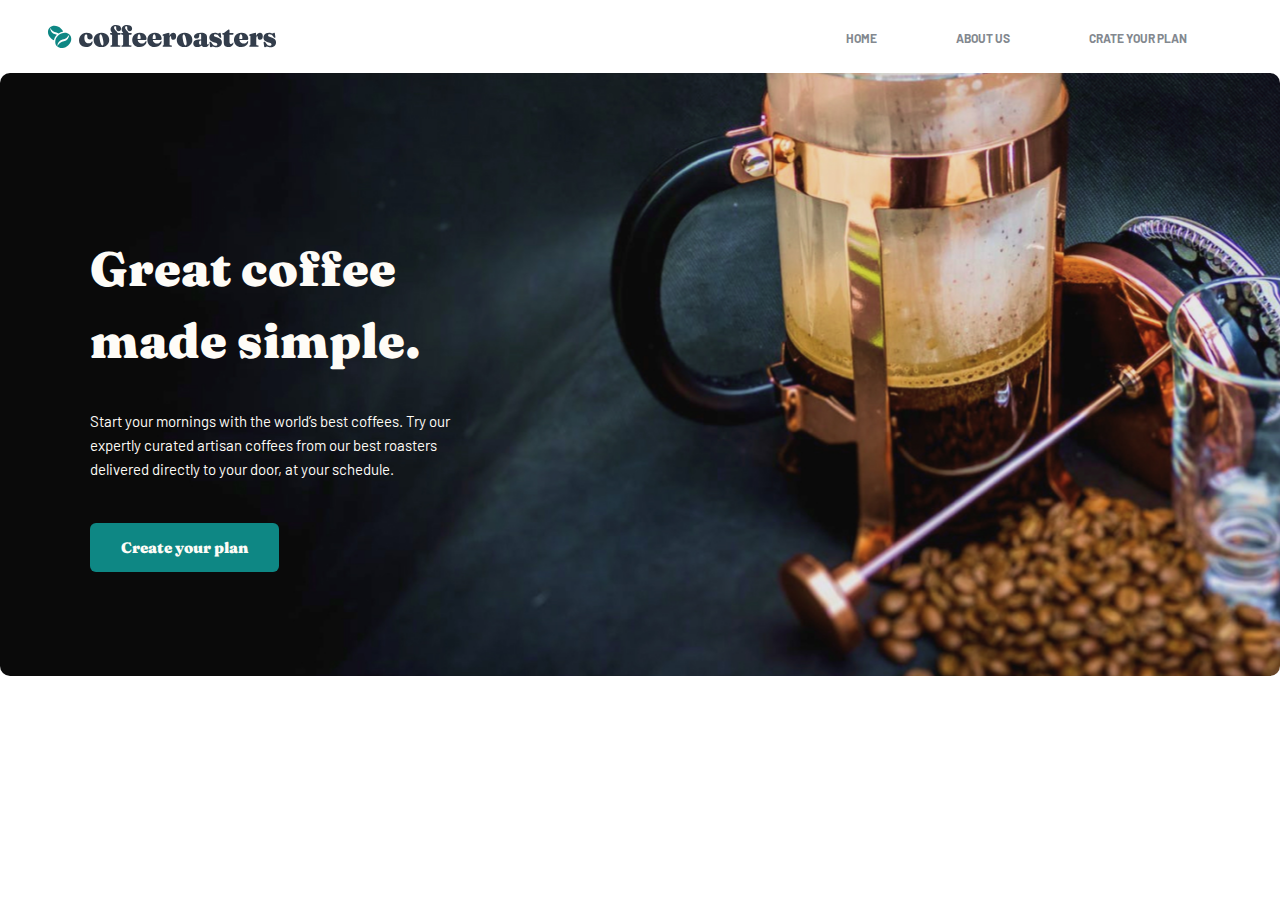
<file: index.html>
<!DOCTYPE html>
<html lang="en">

<head>
    <meta charset="UTF-8">
    <meta http-equiv="X-UA-Compatible" content="IE=edge">
    <meta name="viewport" content="width=device-width, initial-scale=1.0">
    <title>Coffeeroaters</title>
    <link rel="icon" href="./img/icon.svg">
    <link rel="stylesheet" href="./css/main.css">
</head>

<body>
    <header class="header">
        <div class="header__container container ">
            <a class="logo" href="">
                <img class="logo__img" src="img/logo.svg" width="236" height="26" alt="logo">
            </a>

            <button class="header__burger">
                <span class="header__burger-inner"></span>
              </button>

            <nav class="header__nav">
                <ul class="header__nav-list">
                    <li class="header__nav-item ">
                        <a href="#" class="header__nav-link">HOME</a>
                    </li>
                    <li class="header__nav-item">
                        <a href="#" class="header__nav-link">ABOUT US</a>
                    </li>
                    <li class="header__nav-item">
                        <a href="#" class="header__nav-link">CRATE YOUR PLAN</a>
                    </li>
                </ul>
            </nav>
        </div>
    </header>
    

    <main>

        <div class="intro">
            <div class="container">
                <div class="intro__container">
                    <div class="intro__content">
                        <h2 class="intro__title">Great coffee
                            made simple.</h2>
                        <p class="intro__description">Start your mornings with the world’s best coffees. Try our expertly
                            curated artisan coffees from our best roasters delivered directly to your door, at your
                            schedule.</p>
                        <a href="about.html" class="plans__link intro__plans ">Create  your  plan</a>
                        <!-- Create your plan - bosganda about.html ga otadi -->
                    </div>
                </div>
            </div>
        </div>


        <!-- coffee -->
            <section class="coffee">
                <div class="container coffee__container">
                    <h2 class="our__collection">our collection</h2>
                    <div class="coffee__content">
                        <ul class="coffee__list">
                            <li class="coffee__item coffee__item-espresso">
                                <img class="coffe__item-img" src="./img/gran  espresso.png" width="255" height="193" alt="">
                                <h3 class="coffee__item-title">Gran Espresso</h3>
                                <p class="coffee__item-description">Light and flavorful blend with cocoa and black pepper for an
                                    intense experience.</p>
                            </li>
                            <li class="coffee__item coffee__item-planalto">
                                <img class="coffe__item-img" src="./img/planalto.png" width="255" height="193" alt="">
                                <h3 class="coffee__item-title">Planalto</h3>
                                <p class="coffee__item-description">Light and flavorful blend with cocoa and black pepper for an
                                    intense experience.</p>
                            </li>
                            <li class="coffee__item coffee__item-piccollo">
                                <img class="coffe__item-img" src="./img/Piccollo.png" width="255" height="193" alt="">
                                <h3 class="coffee__item-title">Piccollo</h3>
                                <p class="coffee__item-description">Light and flavorful blend with cocoa and black pepper for an
                                    intense experience.</p>
                            </li>
                            <li class="coffee__item coffee__item-danche">
                                <img class="coffe__item-img" src="./img/danche.png" width="255" height="193" alt="">
                                <h3 class="coffee__item-title">Danche</h3>
                                <p class="coffee__item-description">Light and flavorful blend with cocoa and black pepper for an
                                    intense experience.</p>
                            </li>
                        </ul>
                    </div>
                </div>
            </section>

            <!-- benefits -->
            <section class="benefits">
                <div class="container benefits__container">
                  <div class="benefits__content">
                    <h2 class="benefits__title">Why choose us?</h2>
                    <p class="benefits__desc">A large part of our role is choosing which particular coffees will be featured 
                        in our range. This means working closely with the best coffee growers to give 
                        you a more impactful experience on every level.</p>
                  </div>
          
                  <ul class="benefits__list">
                    <li class="benefits__item benefits__item-shape">
                        <img class="benefits__item-img" src="./img/shape.svg" alt="">
                      <h3 class="benefits__item-title">Best quality</h3>
                      <p class="benefits__item-desc">Discover an endless variety of the world’s best artisan coffee from each of our roasters.</p>
                    </li>
                    <li class="benefits__item benefits__item-prize">
                        <img class="benefits__item-img" src="./img/prize.svg" alt="">
                      <h3 class="benefits__item-title">Exclusive benefits</h3>
                      <p class="benefits__item-desc">Special offers and swag when you subscribe, including 30% off your first shipment.</p>
                    </li>
                    <li class="benefits__item benefits__item-car">
                        <img class="benefits__item-img" src="./img/car.svg" alt="">
                      <h3 class="benefits__item-title">Free shipping</h3>
                      <p class="benefits__item-desc">We cover the cost and coffee is delivered fast. Peak freshness: guaranteed.</p>
                    </li>
                  </ul>
                </div>
              </section>
        <!--  -->
            <section class="cta">
                <div class="container cta__container">
                    <p class="cta__works">How it works</p>
                    <ol class="cta__list">
                        <li class="cta__item cta__item-coffee">
                            <h2 class="cta__item-number">01</h2>
                            <h3 class="cta__item-title">Pick your coffee</h3>
                            <p class="cta__item-description">Select from our evolving range of artisan coffees. Our beans are ethically sourced and we pay fair prices for them. There are new coffees in all profiles every month for you to try out.</p>
                        </li>
                        <li class="cta__item cta__item-frequency">
                            <h2 class="cta__item-number">02</h2>
                            <h3 class="cta__item-title">Choose the frequency</h3>
                            <p class="cta__item-description">Select from our evolving range of artisan coffees. Our beans are ethically sourced and we pay fair prices for them. There are new coffees in all profiles every month for you to try out.</p>
                        </li>
                        <li class="cta__item cta__item-enjoy">
                            <h2 class="cta__item-number">03</h2>
                            <h3 class="cta__item-title">Receive and enjoy!</h3>
                            <p class="cta__item-description">Select from our evolving range of artisan coffees. Our beans are ethically sourced and we pay fair prices for them. There are new coffees in all profiles every month for you to try out.</p>
                        </li>
                    </ol>
                    <a href="#" class="plans__link cta__plans ">Create your plan</a>
                </div>
            </section>
    </main>


    <footer class="footer">
        <div class="footer__container container ">
            <a class="logo" href="#">
                <img class="logo__img" src="img/footer logo.svg" width="236" height="26" alt="logo">
            </a>

            
                <div class="footer__content">
                    <ul class="footer__nav-list">
                        <li class="footer__nav-item">
                            <a href="#" class="footer__nav-link">HOME</a>
                        </li>
                        <li class="footer__nav-item">
                            <a href="#" class="footer__nav-link">ABOUT US</a>
                        </li>
                        <li class="footer__nav-item">
                            <a href="#" class="footer__nav-link">CRATE YOUR PLAN</a>
                        </li>
                    </ul>
                </div>

                <div class="footer__social">
                    <img class="footer__social-img" src="./img/faceboo.svg" alt="">
                    <img class="footer__social-img" src="./img/twitter.svg" alt="">
                    <img class="footer__social-img" src="./img/insta.svg" alt="">
                </div>
           


        </div>
    </footer>


    <script src="./js/main.js"></script>

</body>

</html>
</file>
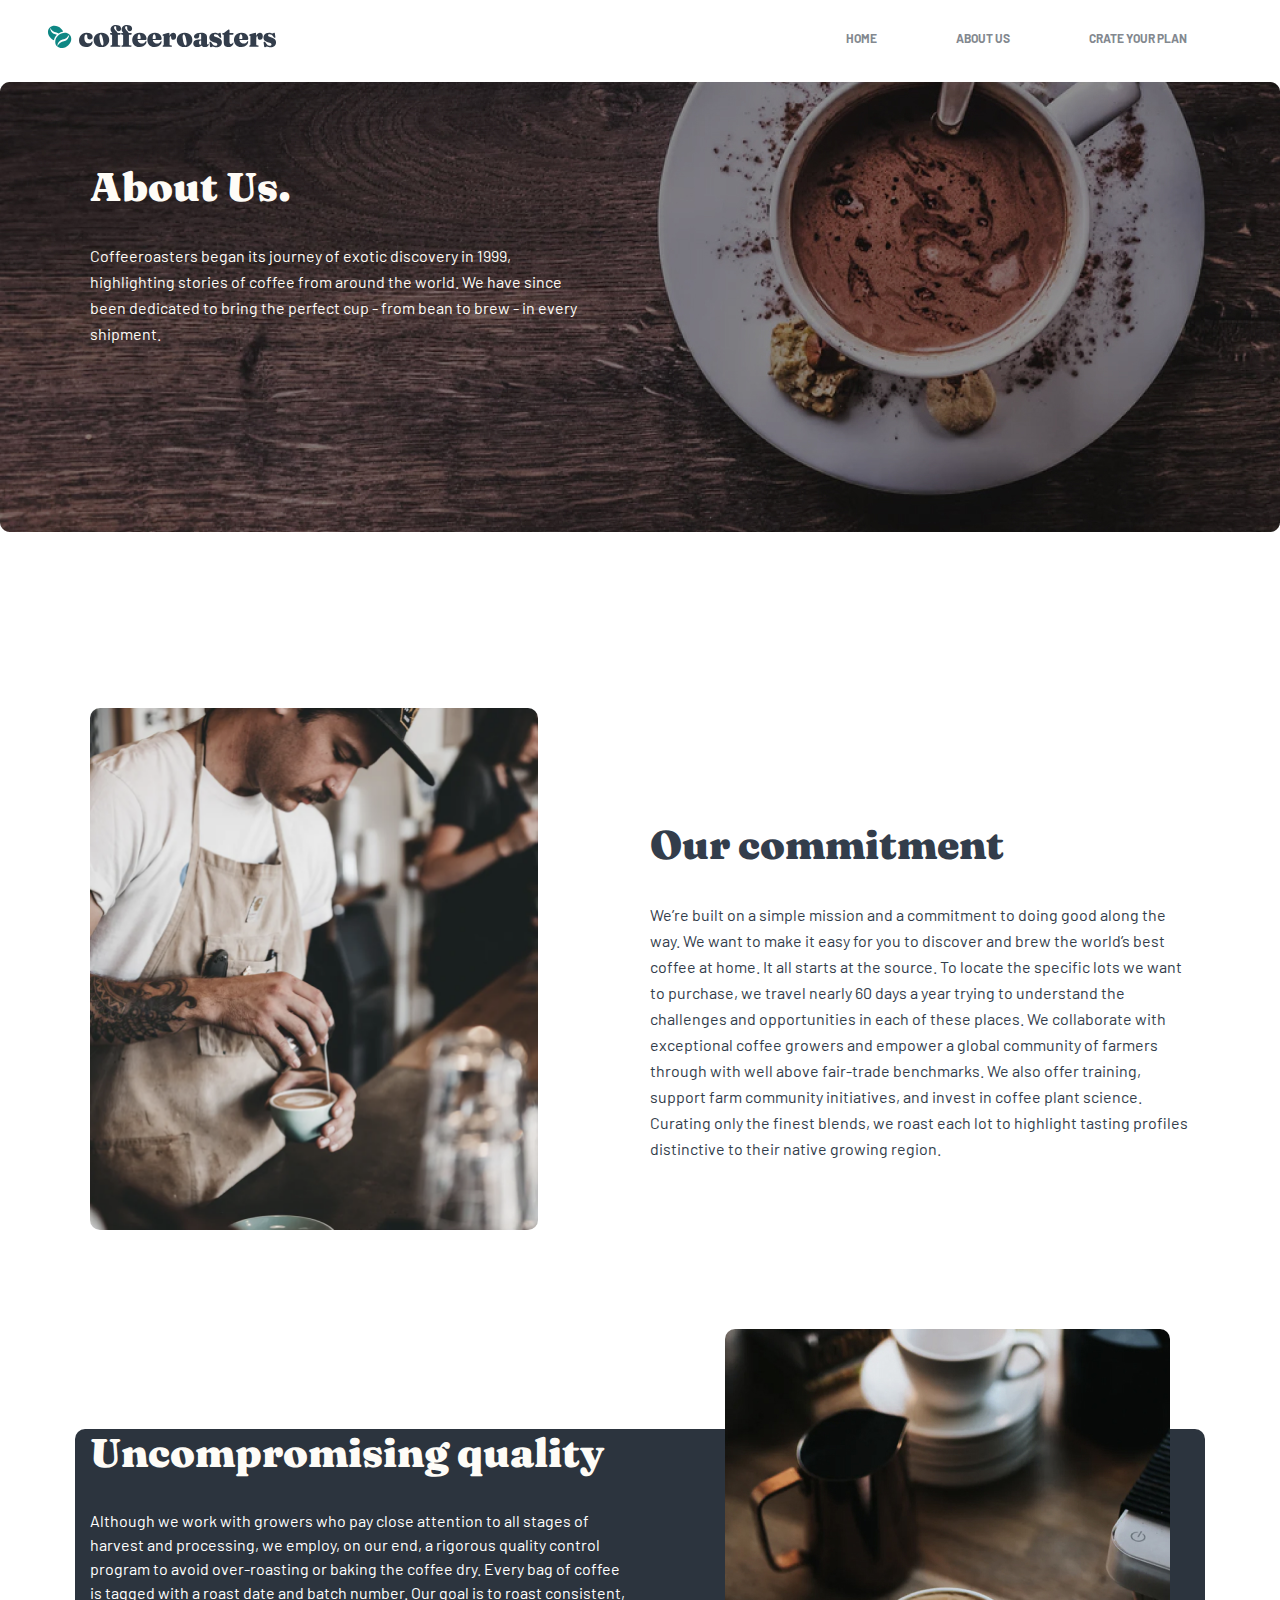
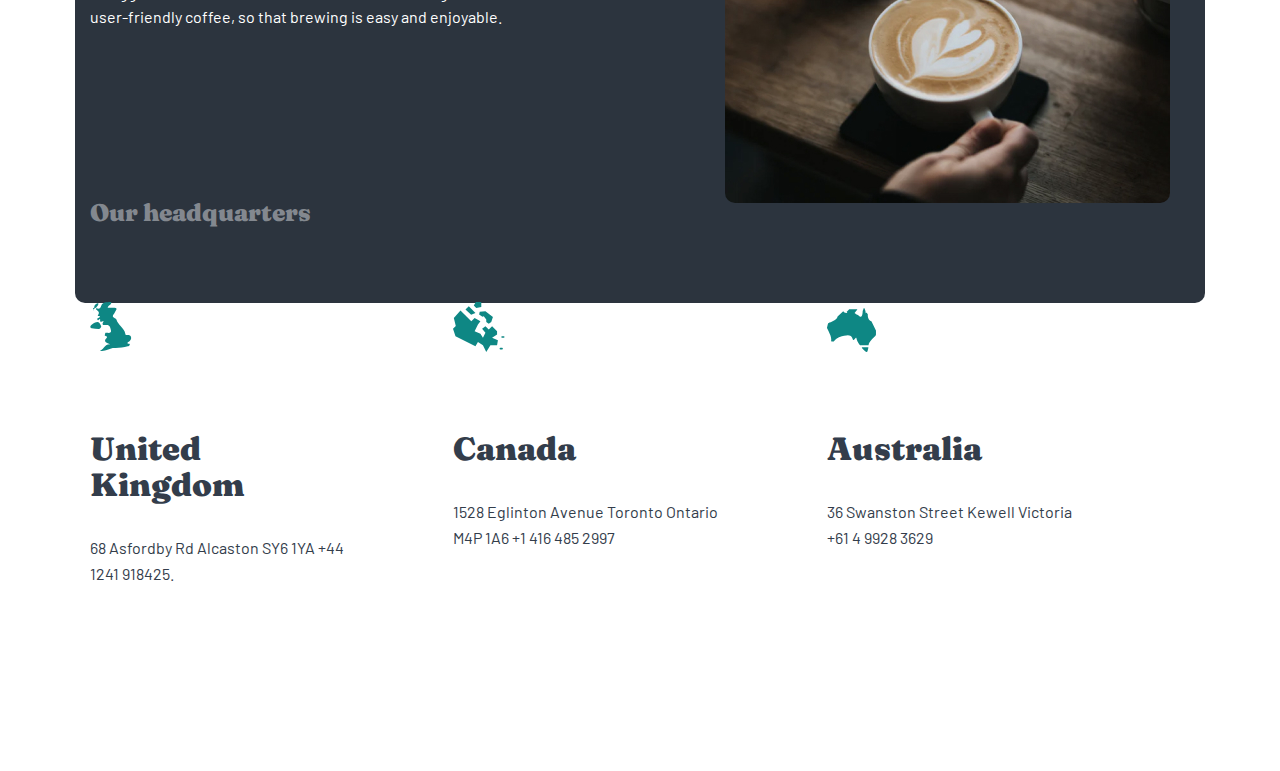
<file: about.html>
<!DOCTYPE html>
<html lang="en">
<head>
    <meta charset="UTF-8">
    <meta http-equiv="X-UA-Compatible" content="IE=edge">
    <meta name="viewport" content="width=device-width, initial-scale=1.0">
    <title>Coffeeroaters About Us.</title>
    <link rel="icon" href="./img/icon.svg">
    <link rel="stylesheet" href="./css/main.css">
</head>
<body>
    <header class="header">
        <div class="container header__container">
            <a class="logo" href="index.html">
                <img class="logo__img" src="img/logo.svg" width="236" height="26" alt="logo">
            </a>

            <nav class="header__nav">
                <ul class="header__nav-list">
                    <li class="header__nav-item">
                        <a href="index.html" class="header__nav-link">HOME</a>
                        <!-- home ni bosganda  index.html ga otadi -->
                    </li>
                    <li class="header__nav-item">
                        <a href="#" class="header__nav-link">ABOUT US</a>
                    </li>
                    <li class="header__nav-item">
                        <a href="#" class="header__nav-link">CRATE YOUR PLAN</a>
                    </li>
                </ul>
            </nav>
        </div>
    </header>

    <div class="hero">
        <div class="container hero__container">
            <div class="hero__content">
                <h2 class="hero__title">About Us.</h2>
                <p class="hero__description">Coffeeroasters began its journey of exotic discovery in 1999, highlighting stories of coffee from around the world. We have since been dedicated to bring the perfect cup - from bean to brew - in every shipment.</p>
            </div>
        </div>
    </div>




        <main>
            <section class="commitment">
                <div class="commitment__container container">
                    <img class="commitment__img" src="./img/Bitmap.png" width="448" height="522" alt="">
                    <div class="commitment__content">
                        <h2 class="commitment__title">Our commitment</h2>
                        <p class="commitment__description">
                            We’re built on a simple mission and a commitment to doing good along the way. We want to make it easy for you to discover and brew the world’s best coffee at home. It all starts at the source. To locate the specific lots we want to purchase, we travel nearly 60 days a year trying to understand the challenges and opportunities in each of these places. We collaborate with exceptional coffee growers and empower a global community of farmers through with well above fair-trade benchmarks. We also offer training, support farm community initiatives, and invest in coffee plant science. Curating only the finest blends, we roast each lot to highlight tasting profiles distinctive to their native growing region.
                        </p>
                    </div>
                </div>
            </section>


            <section class="firm">
                <div class="firm__container container">
                    <div class="firm__content">
                        <h2 class="firm__title">Uncompromising quality</h2>
                        <p class="firm__description">Although we work with growers who pay close attention to all stages of harvest and processing, we employ, on our end, a rigorous quality control program to avoid over-roasting or baking the coffee dry. Every bag of coffee is tagged with a roast date and batch number. Our goal is to roast consistent, user-friendly coffee, so that brewing is easy and enjoyable.</p>
                    </div>
                    <img class="firm__img" src="./img/Bitmap1.jpg" srcset="img/Bitmap@2x.jpg 2x , img/Bitmap1.jpg 1x" width="445" height="474" alt="">
                </div>
            </section>


            <section class="branch">
                <div class="branch__container container">
                    <h2 class="our__headquarters">Our headquarters</h2>
                    <ol class="branch__list">
                        <li class="branch__item branch__item-united">
                            <img class="branch__item-img" src="./img/united.svg" alt="">
                            <h3 class="branch__item-title">United Kingdom</h3>
                            <p class="branch__item-description">
                                68  Asfordby Rd
                                Alcaston
                                SY6 1YA
                                +44 1241 918425.
                            </p>
                        </li>
                        <li class="branch__item branch__item-canada">
                            <img class="branch__item-img" src="./img/canada.svg" alt="">
                            <h3 class="branch__item-title">Canada</h3>
                            <p class="branch__item-description">
                                1528  Eglinton Avenue
                                Toronto
                                Ontario M4P 1A6
                                +1 416 485 2997
                            </p>
                        </li>
                        <li class="branch__item branch__item-australia">
                            <img class="branch__item-img" src="./img/australia.svg" alt="">
                            <h3 class="branch__item-title">Australia</h3>
                            <p class="branch__item-description ">
                                36 Swanston Street
                                Kewell
                                Victoria
                                +61 4 9928 3629
                            </p>
                        </li>
                    </ol>
                </div>
            </section>
        </main>


        <footer class="footer">
            <div class="footer__container container ">
                <a class="logo" href="#">
                    <img class="logo__img" src="img/footer logo.svg" width="236" height="26" alt="logo">
                </a>
    
                
                    <div class="footer__content">
                        <ul class="footer__nav-list">
                            <li class="footer__nav-item">
                                <a href="#" class="footer__nav-link">HOME</a>
                            </li>
                            <li class="footer__nav-item">
                                <a href="#" class="footer__nav-link">ABOUT US</a>
                            </li>
                            <li class="footer__nav-item">
                                <a href="#" class="footer__nav-link">CRATE YOUR PLAN</a>
                            </li>
                        </ul>
                    </div>
    
                    <div class="footer__social">
                        <img class="footer__social-img" src="./img/faceboo.svg" alt="">
                        <img class="footer__social-img" src="./img/twitter.svg" alt="">
                        <img class="footer__social-img" src="./img/insta.svg" alt="">
                    </div>
               
    
    
            </div>
        </footer>

    
</body>
</html>
</file>
<file: css/main.css>
/*! normalize.css v8.0.1 | MIT License | github.com/necolas/normalize.css */
/* Document
   ========================================================================== */
/**
 * 1. Correct the line height in all browsers.
 * 2. Prevent adjustments of font size after orientation changes in iOS.
 */
html {
  line-height: 1.15;
  /* 1 */
  -webkit-text-size-adjust: 100%;
  /* 2 */
}

/* Sections
   ========================================================================== */
/**
 * Remove the margin in all browsers.
 */
body {
  margin: 0;
}

/**
 * Render the `main` element consistently in IE.
 */
main {
  display: block;
}

/**
 * Correct the font size and margin on `h1` elements within `section` and
 * `article` contexts in Chrome, Firefox, and Safari.
 */
h1 {
  font-size: 2em;
  margin: 0.67em 0;
}

/* Grouping content
   ========================================================================== */
/**
 * 1. Add the correct box sizing in Firefox.
 * 2. Show the overflow in Edge and IE.
 */
hr {
  -webkit-box-sizing: content-box;
          box-sizing: content-box;
  /* 1 */
  height: 0;
  /* 1 */
  overflow: visible;
  /* 2 */
}

/**
 * 1. Correct the inheritance and scaling of font size in all browsers.
 * 2. Correct the odd `em` font sizing in all browsers.
 */
pre {
  font-family: monospace, monospace;
  /* 1 */
  font-size: 1em;
  /* 2 */
}

/* Text-level semantics
   ========================================================================== */
/**
 * Remove the gray background on active links in IE 10.
 */
a {
  background-color: transparent;
}

/**
 * 1. Remove the bottom border in Chrome 57-
 * 2. Add the correct text decoration in Chrome, Edge, IE, Opera, and Safari.
 */
abbr[title] {
  border-bottom: none;
  /* 1 */
  text-decoration: underline;
  /* 2 */
  -webkit-text-decoration: underline dotted;
          text-decoration: underline dotted;
  /* 2 */
}

/**
 * Add the correct font weight in Chrome, Edge, and Safari.
 */
b,
strong {
  font-weight: bolder;
}

/**
 * 1. Correct the inheritance and scaling of font size in all browsers.
 * 2. Correct the odd `em` font sizing in all browsers.
 */
code,
kbd,
samp {
  font-family: monospace, monospace;
  /* 1 */
  font-size: 1em;
  /* 2 */
}

/**
 * Add the correct font size in all browsers.
 */
small {
  font-size: 80%;
}

/**
 * Prevent `sub` and `sup` elements from affecting the line height in
 * all browsers.
 */
sub,
sup {
  font-size: 75%;
  line-height: 0;
  position: relative;
  vertical-align: baseline;
}

sub {
  bottom: -0.25em;
}

sup {
  top: -0.5em;
}

/* Embedded content
   ========================================================================== */
/**
 * Remove the border on images inside links in IE 10.
 */
img {
  border-style: none;
}

/* Forms
   ========================================================================== */
/**
 * 1. Change the font styles in all browsers.
 * 2. Remove the margin in Firefox and Safari.
 */
button,
input,
optgroup,
select,
textarea {
  font-family: inherit;
  /* 1 */
  font-size: 100%;
  /* 1 */
  line-height: 1.15;
  /* 1 */
  margin: 0;
  /* 2 */
}

/**
 * Show the overflow in IE.
 * 1. Show the overflow in Edge.
 */
button,
input {
  /* 1 */
  overflow: visible;
}

/**
 * Remove the inheritance of text transform in Edge, Firefox, and IE.
 * 1. Remove the inheritance of text transform in Firefox.
 */
button,
select {
  /* 1 */
  text-transform: none;
}

/**
 * Correct the inability to style clickable types in iOS and Safari.
 */
button,
[type="button"],
[type="reset"],
[type="submit"] {
  -webkit-appearance: button;
}

/**
 * Remove the inner border and padding in Firefox.
 */
button::-moz-focus-inner,
[type="button"]::-moz-focus-inner,
[type="reset"]::-moz-focus-inner,
[type="submit"]::-moz-focus-inner {
  border-style: none;
  padding: 0;
}

/**
 * Restore the focus styles unset by the previous rule.
 */
button:-moz-focusring,
[type="button"]:-moz-focusring,
[type="reset"]:-moz-focusring,
[type="submit"]:-moz-focusring {
  outline: 1px dotted ButtonText;
}

/**
 * Correct the padding in Firefox.
 */
fieldset {
  padding: 0.35em 0.75em 0.625em;
}

/**
 * 1. Correct the text wrapping in Edge and IE.
 * 2. Correct the color inheritance from `fieldset` elements in IE.
 * 3. Remove the padding so developers are not caught out when they zero out
 *    `fieldset` elements in all browsers.
 */
legend {
  -webkit-box-sizing: border-box;
          box-sizing: border-box;
  /* 1 */
  color: inherit;
  /* 2 */
  display: table;
  /* 1 */
  max-width: 100%;
  /* 1 */
  padding: 0;
  /* 3 */
  white-space: normal;
  /* 1 */
}

/**
 * Add the correct vertical alignment in Chrome, Firefox, and Opera.
 */
progress {
  vertical-align: baseline;
}

/**
 * Remove the default vertical scrollbar in IE 10+.
 */
textarea {
  overflow: auto;
}

/**
 * 1. Add the correct box sizing in IE 10.
 * 2. Remove the padding in IE 10.
 */
[type="checkbox"],
[type="radio"] {
  -webkit-box-sizing: border-box;
          box-sizing: border-box;
  /* 1 */
  padding: 0;
  /* 2 */
}

/**
 * Correct the cursor style of increment and decrement buttons in Chrome.
 */
[type="number"]::-webkit-inner-spin-button,
[type="number"]::-webkit-outer-spin-button {
  height: auto;
}

/**
 * 1. Correct the odd appearance in Chrome and Safari.
 * 2. Correct the outline style in Safari.
 */
[type="search"] {
  -webkit-appearance: textfield;
  /* 1 */
  outline-offset: -2px;
  /* 2 */
}

/**
 * Remove the inner padding in Chrome and Safari on macOS.
 */
[type="search"]::-webkit-search-decoration {
  -webkit-appearance: none;
}

/**
 * 1. Correct the inability to style clickable types in iOS and Safari.
 * 2. Change font properties to `inherit` in Safari.
 */
::-webkit-file-upload-button {
  -webkit-appearance: button;
  /* 1 */
  font: inherit;
  /* 2 */
}

/* Interactive
   ========================================================================== */
/*
 * Add the correct display in Edge, IE 10+, and Firefox.
 */
details {
  display: block;
}

/*
 * Add the correct display in all browsers.
 */
summary {
  display: list-item;
}

/* Misc
   ========================================================================== */
/**
 * Add the correct display in IE 10+.
 */
template {
  display: none;
}

/**
 * Add the correct display in IE 10.
 */
[hidden] {
  display: none;
}

@font-face {
  font-family: 'Fraunces';
  src: url("../fonts/Fraunces-9ptBlack.woff2") format("woff2"), url("../fonts/Fraunces-9ptBlack.woff") format("woff");
  font-weight: 900;
  font-style: normal;
  font-display: swap;
}

@font-face {
  font-family: 'Barlow-700';
  src: url("../fonts/Barlow-Bold.woff2") format("woff2"), url("../fonts/Barlow-Bold.woff") format("woff");
  font-weight: 700;
  font-style: normal;
  font-display: swap;
}

@font-face {
  font-family: 'Barlow-400';
  src: url("../fonts/Barlow-Regular.woff2") format("woff2"), url("../fonts/Barlow-Regular.woff") format("woff");
  font-weight: 400;
  font-style: normal;
  font-display: swap;
}

*,
*::before,
*::after {
  -webkit-box-sizing: border-box;
          box-sizing: border-box;
}

body {
  margin: 0;
  padding: 0;
  font-family: "Arial", sans-serif;
  font-size: 15px;
  line-height: 1.5;
}

img {
  max-width: 100%;
}

a {
  text-decoration: none;
}

.visually-hidden {
  clip: rect(0 0 0 0);
  -webkit-clip-path: inset(50%);
          clip-path: inset(50%);
  height: 1px;
  overflow: hidden;
  position: absolute;
  white-space: nowrap;
  width: 1px;
}

.plans__link {
  padding: 15px 31px;
  color: #FEFCF7;
  background: #0E8784;
  border-radius: 6px;
  font-family: 'Fraunces';
  -webkit-transition: 150ms;
  transition: 150ms;
}

.plans__link:hover {
  background: #66D2CF;
}

.plans__link:active {
  background: #E2DEDB;
  color: #000;
}

.header__container {
  display: -webkit-box;
  display: -ms-flexbox;
  display: flex;
  -webkit-box-pack: justify;
      -ms-flex-pack: justify;
          justify-content: space-between;
  -webkit-box-align: center;
      -ms-flex-align: center;
          align-items: center;
  width: 1280px;
}

.header__nav {
  display: -webkit-box;
  display: -ms-flexbox;
  display: flex;
  -webkit-box-align: center;
      -ms-flex-align: center;
          align-items: center;
  padding: 18px 0 17px;
}

.header__nav-list {
  padding: 0;
  margin: 0;
  list-style: none;
  display: -webkit-box;
  display: -ms-flexbox;
  display: flex;
  font-family: 'Barlow-700';
}

.header__nav-link {
  text-decoration: none;
  display: block;
  padding-top: 16px;
  padding-bottom: 16px;
  margin-right: 33px;
  font-weight: bold;
  font-size: 12px;
  line-height: 15px;
  color: #83888F;
  margin-left: 20px;
  -webkit-transition: 150ms;
  transition: 150ms;
}

.header__nav-link:hover {
  color: #2C343E;
}

.hero {
  padding: 45px 0 137px;
  border-radius: 10px;
  background-image: url("/img/Bitmap2.jpg");
  background-repeat: no-repeat;
  background-position: center;
}

.hero__content {
  width: 495px;
  margin-top: 45px;
}

.hero__title {
  font-size: 40px;
  line-height: 48px;
  margin: 0;
  margin-bottom: 32px;
  color: #FEFCF7;
  font-family: 'Fraunces';
}

.hero__description {
  font-size: 16px;
  line-height: 26px;
  color: #FEFCF7;
  margin-bottom: 56px;
  font-family: 'Barlow-400';
}

.commitment {
  padding: 168px 0 34px;
}

.commitment__container {
  display: -webkit-box;
  display: -ms-flexbox;
  display: flex;
  -webkit-box-pack: justify;
      -ms-flex-pack: justify;
          justify-content: space-between;
}

.commitment__img {
  border-radius: 10px;
}

.commitment__content {
  width: 540px;
  margin-left: 85px;
  margin-top: 80px;
}

.commitment__title {
  font-size: 40px;
  line-height: 48px;
  color: #333D4B;
  font-family: 'Fraunces';
}

.commitment__description {
  font-size: 16px;
  line-height: 26px;
  color: #333D4B;
  font-family: 'Barlow-400';
}

.firm {
  margin-top: 165px;
  color: #fff;
}

.firm__container {
  width: 1280px;
  padding: 100px 85px;
  text-align: left;
  position: relative;
}

.firm__container::before {
  background-color: #2C343E;
  border-radius: 10px;
  display: block;
  position: absolute;
  left: 0;
  right: 0;
  z-index: -1;
  height: 300px;
  width: 100%;
  content: '';
  height: 474px;
  top: 0;
}

.firm__content {
  margin-bottom: 120px;
}

.firm__title {
  font-size: 40px;
  line-height: 48px;
  color: #FEFCF7;
  margin-bottom: 32px;
  font-family: 'Fraunces';
}

.firm__description {
  width: 540px;
  font-size: 16px;
  line-height: 24px;
  font-family: 'Barlow-400';
}

.firm__img {
  position: absolute;
  top: -100px;
  left: calc(50% + 85px);
  border-radius: 10px;
}

.branch {
  margin-top: 168px;
  margin-bottom: 168px;
}

.our__headquarters {
  font-size: 24px;
  line-height: 32px;
  color: #83888F;
  margin-bottom: 72px;
  font-family: 'Fraunces';
}

.branch__list {
  list-style: none;
  padding: 0;
  margin: 0;
  display: -webkit-box;
  display: -ms-flexbox;
  display: flex;
  -webkit-box-pack: center;
      -ms-flex-pack: center;
          justify-content: center;
  -webkit-box-align: baseline;
      -ms-flex-align: baseline;
          align-items: baseline;
}

.branch__item {
  margin-right: 108px;
  text-align: start;
}

.branch__item-img {
  margin-bottom: 40px;
}

.branch__item-title {
  width: 255px;
  font-size: 32px;
  line-height: 36px;
  color: #333D4B;
  font-family: 'Fraunces';
}

.branch__item-description {
  font-family: 'Barlow-400';
  font-size: 16px;
  line-height: 26px;
  color: #333D4B;
}

.container {
  max-width: 1130px;
  padding: 0 15px;
  margin: 0 auto;
}

.header {
  position: relative;
}

.header__container {
  max-width: 1280px;
  padding: 0 15px;
  display: -webkit-box;
  display: -ms-flexbox;
  display: flex;
  -webkit-box-align: center;
      -ms-flex-align: center;
          align-items: center;
}

.header__nav {
  display: -webkit-box;
  display: -ms-flexbox;
  display: flex;
  -webkit-box-align: baseline;
      -ms-flex-align: baseline;
          align-items: baseline;
}

.header__nav-list {
  padding: 0;
  margin: 0;
  list-style: none;
  display: -webkit-box;
  display: -ms-flexbox;
  display: flex;
  margin-right: 33px;
}

.header__nav-list:last-child {
  margin-right: 0;
}

.header__nav-link {
  display: inline-block;
  text-decoration: none;
  padding: 16px 0;
  font-weight: bold;
  font-size: 12px;
  line-height: 15px;
  color: #83888F;
  margin-left: 20px;
  -webkit-transition: 150ms;
  transition: 150ms;
  font-family: 'Barlow-700';
}

.header__nav-link:hover {
  color: #2C343E;
}

.header__burger {
  display: none;
  border: 2px solid #000;
  background-color: #fff;
  padding: 8px 6px;
  width: 32px;
  height: 32px;
}

.header__burger::before, .header__burger::after, .header__burger-inner {
  width: 100%;
  height: 2px;
  background-color: #000;
  display: block;
  margin-bottom: 3px;
  -webkit-transition: 0.2s ease all;
  transition: 0.2s ease all;
  content: '';
}

.header__burger::after {
  margin-bottom: 0;
}

.header__burger--opened {
  position: relative;
}

.header__burger--opened .header__burger-inner {
  display: none;
}

.header__burger--opened::before, .header__burger--opened::after {
  width: 16px;
  position: absolute;
  left: 50%;
  top: 50%;
}

.header__burger--opened::after {
  -webkit-transform: translate(-50%, -50%) rotate(45deg);
          transform: translate(-50%, -50%) rotate(45deg);
}

.header__burger--opened::before {
  margin-bottom: 0;
  -webkit-transform: translate(-50%, -50%) rotate(-45deg);
          transform: translate(-50%, -50%) rotate(-45deg);
}

@media only screen and (max-width: 1310px) {
  .header__container {
    width: 95%;
    margin: 0 auto;
  }
  .logo__img {
    width: 230px;
    height: 25px;
  }
  .header__nav-link {
    padding: 13px;
    padding-bottom: 10px;
    font-size: 12px;
    line-height: 15px;
  }
}

@media only screen and (max-width: 719px) {
  .logo__img {
    width: 140px;
    height: 16px;
  }
  .header {
    padding: 32px;
  }
  .header__burger {
    display: block;
  }
  .header__nav {
    display: none;
    height: calc(100vh - 72px);
    width: 100%;
    padding: 40px 24px;
    position: absolute;
    left: 0;
    top: 100%;
    -webkit-box-orient: vertical;
    -webkit-box-direction: normal;
        -ms-flex-direction: column;
            flex-direction: column;
    -webkit-box-align: stretch;
        -ms-flex-align: stretch;
            align-items: stretch;
    background-image: -webkit-gradient(linear, left top, left bottom, from(rgba(254, 252, 247, 0.504981)), color-stop(55.94%, #FEFCF7));
    background-image: linear-gradient(180deg, rgba(254, 252, 247, 0.504981) 0%, #FEFCF7 55.94%);
  }
  .header__nav-list {
    display: block;
    margin-right: 0;
    margin-bottom: 24px;
  }
  .header__nav-item {
    margin-right: 0;
  }
  .header__nav-link {
    display: block;
    font-size: 20px;
    line-height: 40px;
    letter-spacing: 1.36364px;
    color: #333D4B;
    text-align: center;
    font-family: 'Fraunces';
  }
  .header__nav--opened {
    display: -webkit-box;
    display: -ms-flexbox;
    display: flex;
  }
}

.logo:hover {
  opacity: 0.8;
}

.logo__img {
  display: block;
}

.intro {
  padding: 43px 0 116px;
  background-image: url("/img/Bitmap.jpg");
  background-repeat: no-repeat;
  background-position: center;
  border-radius: 10px;
}

.intro__content {
  max-width: 495px;
  margin-top: 117px;
}

.intro__title {
  font-size: 72px;
  line-height: 72px;
  margin: 0;
  margin-bottom: 32px;
  color: #FEFCF7;
  font-family: 'Fraunces';
}

.intro__description {
  font-size: 16px;
  line-height: 26px;
  color: #FEFCF7;
  margin-bottom: 56px;
  font-family: 'Barlow-400';
}

@media only screen and (max-width: 1310px) {
  .intro__content {
    max-width: 400px;
  }
  .intro__title {
    font-size: 48px;
  }
  .intro__description {
    font-size: 15px;
    line-height: 24px;
  }
}

.benefits {
  display: none;
  color: #fff;
}

.benefits__container {
  max-width: 1280px;
  padding: 100px 85px;
  text-align: center;
  position: relative;
}

.benefits__container::before {
  background-color: #2C343E;
  border-radius: 10px;
  display: block;
  position: absolute;
  left: 0;
  right: 0;
  z-index: -1;
  height: 300px;
  width: 100%;
  content: '';
  height: 577px;
  top: 0;
}

.benefits__content {
  margin-bottom: 120px;
}

.benefits__title {
  font-family: 'Fraunces';
}

.benefits__desc {
  font-family: 'Barlow-400';
}

.benefits__list {
  margin: 0;
  padding: 0;
  list-style: none;
  display: -webkit-box;
  display: -ms-flexbox;
  display: flex;
  -webkit-box-pack: center;
      -ms-flex-pack: center;
          justify-content: center;
}

.benefits__item {
  padding: 72px 48px 48px;
  color: #fff;
  margin-right: 30px;
  background-color: #0E8784;
  border-radius: 8px;
}

.benefits__item:last-child {
  margin-right: 0;
}

.benefits__item-img {
  margin-bottom: 56px;
}

.our__collection {
  display: none;
  font-size: 150px;
  line-height: 1.5;
  text-align: center;
  -webkit-background-clip: text;
  -webkit-text-fill-color: transparent;
  background-color: #83888F;
  font-family: 'Fraunces';
  background-image: -webkit-gradient(linear, left top, left bottom, from(rgba(254, 252, 247, 0.0001)), to(#FEFCF7));
  background-image: linear-gradient(180deg, rgba(254, 252, 247, 0.0001) 0%, #FEFCF7 100%);
}

.coffee {
  display: none;
  margin-bottom: 200px;
}

.coffee__list {
  list-style: none;
  padding: 0;
  margin-top: -265px;
  display: -webkit-box;
  display: -ms-flexbox;
  display: flex;
  -webkit-box-pack: center;
      -ms-flex-pack: center;
          justify-content: center;
  -webkit-box-align: baseline;
      -ms-flex-align: baseline;
          align-items: baseline;
}

.coffee__item {
  padding: 33px 26px 27px 26px;
  text-align: center;
}

.coffee__item-title {
  font-family: 'Fraunces';
  font-size: 24px;
  line-height: 32px;
  text-align: center;
  color: #333D4B;
}

.coffee__item-description {
  font-family: 'Barlow-400';
  font-size: 16px;
  line-height: 26px;
  text-align: center;
  color: #333D4B;
}

.cta {
  display: none;
  margin-top: 200px;
  margin-bottom: 200px;
}

.cta__works {
  font-size: 24px;
  line-height: 32px;
  color: #83888F;
  font-family: 'Fraunces';
}

.cta__list {
  list-style: none;
  padding: 0;
  margin: 0;
  display: -webkit-box;
  display: -ms-flexbox;
  display: flex;
  -webkit-box-pack: center;
      -ms-flex-pack: center;
          justify-content: center;
  -webkit-box-align: baseline;
      -ms-flex-align: baseline;
          align-items: baseline;
}

.cta__item {
  margin-right: 95px;
  text-align: start;
}

.cta__item-number {
  font-size: 72px;
  line-height: 72px;
  color: #FDD6BA;
  font-family: 'Fraunces';
}

.cta__item-title {
  width: 255px;
  font-size: 32px;
  line-height: 36px;
  color: #333D4B;
  font-family: 'Fraunces';
}

.cta__item-description {
  font-family: 'Barlow-400';
  font-size: 16px;
  line-height: 26px;
  color: #333D4B;
  margin-bottom: 65px;
}

.footer {
  display: none;
  background: #2C343E;
}

.footer__container {
  display: -webkit-box;
  display: -ms-flexbox;
  display: flex;
  -webkit-box-pack: justify;
      -ms-flex-pack: justify;
          justify-content: space-between;
  -webkit-box-align: center;
      -ms-flex-align: center;
          align-items: center;
}

.footer__content {
  padding: 18px 0 17px;
  margin-right: 103px;
}

.footer__nav-list {
  padding: 0;
  margin: 0;
  list-style: none;
  display: -webkit-box;
  display: -ms-flexbox;
  display: flex;
  font-family: 'Barlow-700';
}

.footer__nav-link {
  text-decoration: none;
  display: block;
  padding-top: 16px;
  padding-bottom: 16px;
  margin-right: 33px;
  font-weight: bold;
  font-size: 12px;
  line-height: 15px;
  color: #83888F;
  margin-left: 20px;
  -webkit-transition: 150ms;
  transition: 150ms;
}

.footer__nav-link:hover {
  color: #fff;
}

.footer__social-img {
  margin-right: 24px;
}
/*# sourceMappingURL=main.css.map */
</file>
